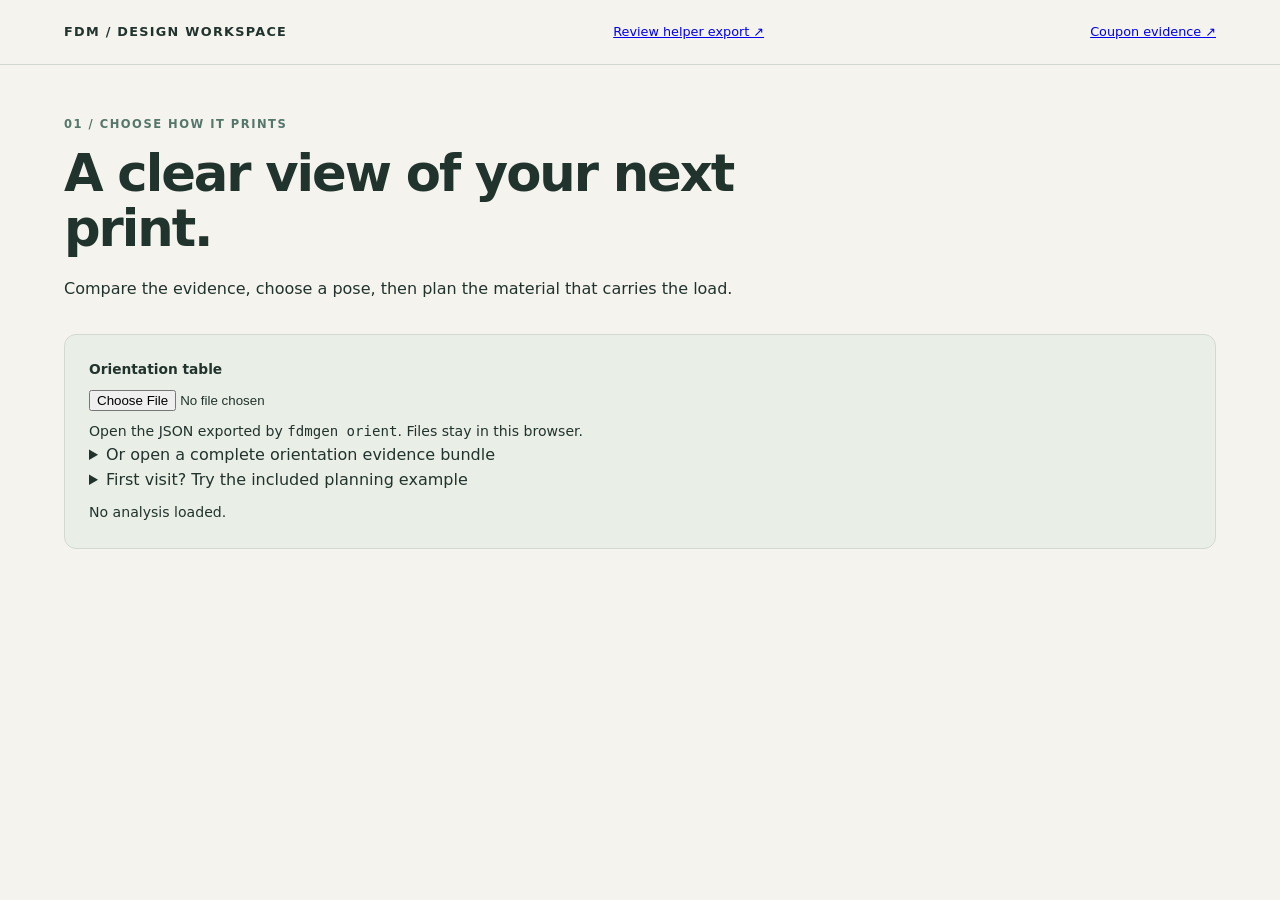
<file: ui/index.html>
<!doctype html>
<html lang="en"><meta charset="utf-8"><meta name="viewport" content="width=device-width,initial-scale=1">
<title>FDM · Orientation workspace</title><link rel="stylesheet" href="style.css">
<header><span class="brand">FDM / DESIGN WORKSPACE</span><a href="massing-review.html" target="_blank" rel="noopener">Review helper export ↗</a><a href="coupons.html" target="_blank" rel="noopener">Coupon evidence ↗</a></header>
<main><section class="intro"><p class="eyebrow">01 / CHOOSE HOW IT PRINTS</p><h1>A clear view of your next print.</h1><p>Compare the evidence, choose a pose, then plan the material that carries the load.</p></section>
<section class="upload"><label>Orientation table <input id="table-file" type="file" accept=".json,application/json"></label><p>Open the JSON exported by <code>fdmgen orient</code>. Files stay in this browser.</p><details id="orientation-bundle-options"><summary>Or open a complete orientation evidence bundle</summary><label>Manifest, enriched table and all receipts <input id="orientation-bundle-files" type="file" accept=".json,application/json" multiple></label><p>Select all JSON files from one <code>fdmgen orient-evidence</code> output folder together. This opens its enriched table after checking the file hashes and receipt bindings. Each selection replaces the previous file selection.</p><p class="hint">An enriched table has different bytes from its source table. Existing drafts still require their original exact table; this import does not migrate drafts or qualify a pose. To rerun <code>orient-evidence</code>, use the original root table; an enriched download already contains these receipts.</p><p id="orientation-bundle-status" role="status">No orientation bundle loaded.</p></details><details id="example-help"><summary>First visit? Try the included planning example</summary><p>Select these existing files from your repository checkout; you do not need to download or resave them:</p><ol><li>Open <code style="overflow-wrap:anywhere">tests/fixtures/orient/spool-rack-g2-ef.with-keep-outs.orientation-table.json</code> in the orientation-table picker above. <a href="../tests/fixtures/orient/spool-rack-g2-ef.with-keep-outs.orientation-table.json" target="_blank" rel="noopener">View table JSON ↗</a></li><li>Use <strong>Reopen a saved planning draft</strong> in the planning section to select <code style="overflow-wrap:anywhere">ui/fixtures/seed-draft.json</code>. <a href="fixtures/seed-draft.json" target="_blank" rel="noopener">View draft JSON ↗</a></li></ol><p>You can review poses and six helper boxes without a mesh. The 3D preview needs the matching <code>body-mounted.stl</code> from the part source checkout. The example is a stress-seeded proposal with provisional evidence, not an optimum or a qualified print.</p><h3>Optional: see the interface and keep-out models</h3><p>For the original table above, matching files are in <code style="overflow-wrap:anywhere">tests/fixtures/orient/</code>: <a href="../tests/fixtures/orient/spool-rack-g2-ef.with-keep-outs.interface-render.json" target="_blank" rel="noopener">View interface-model JSON ↗</a> and <a href="../tests/fixtures/orient/spool-rack-g2-ef.with-keep-outs.keepout-render.json" target="_blank" rel="noopener">View keep-out JSON ↗</a>. These links inspect the files; they do not import them.</p><p>Select the files in <strong>Optional: locate interface models</strong> and <strong>Optional: preview part keep-outs</strong> beside the preview. Enable only the models you want to inspect. A matching STL is required to draw them. The overlays are model geometry, not clearance results. These sidecars belong to the original example table, not the enriched table in the separate example below.</p><h3>Or compare two sliced poses</h3><p>In <strong>Or open a complete orientation evidence bundle</strong>, select all six JSON files together from <code style="overflow-wrap:anywhere">ui/fixtures/orient-evidence-roads/</code>. Choose <strong>Review facet-01</strong>, then <strong>Locate recorded strand</strong> beside its external bridge failure. Load the matching STL to see the road on the part.</p><p>This separate example opens an enriched table. Start a new plan from it; the six-helper draft above still requires its original table and cannot be reopened against this one. Both poses have recorded bridge failures; locations explain the supplied slices, not a fix or print qualification.</p><p><a href="WORKFLOW.md#try-the-included-example">Example steps and the complete workflow</a></p></details><p id="status" role="status">No analysis loaded.</p></section>
<section id="review-transfer" class="summary" hidden><h2>Revise a reviewed draft</h2><p id="review-transfer-status" role="status"></p><button id="cancel-review-transfer" class="secondary" type="button">Cancel draft handoff</button></section><div id="workspace" hidden><section class="summary"><h2 id="part-name"></h2><p id="evidence"></p></section><section id="orientation-bundle-summary" class="summary" hidden><h2>Verified orientation bundle files</h2><p id="orientation-bundle-count"></p><p id="orientation-bundle-scope"></p><div id="orientation-bundle-poses"></div><details><summary>Manifest and input identities</summary><pre id="orientation-bundle-manifest"></pre></details></section>
<div class="workbench"><section class="preview"><canvas id="part-view" tabindex="0" aria-label="Part pose preview; arrow keys orbit the camera"></canvas><div id="camera-controls" class="view-buttons" role="group" aria-label="Preview camera controls"><button id="view-iso" type="button">Angled view</button><button id="view-top" type="button" title="View from print +Z">Top view</button><button id="view-x" type="button" title="View from print +X toward the part">Print +X side</button><button id="view-y" type="button" title="View from print +Y toward the part">Print +Y side</button><button id="zoom-in" type="button" aria-label="Zoom in">+</button><button id="zoom-out" type="button" aria-label="Zoom out">−</button><button id="save-preview" type="button" class="secondary" disabled>Save preview image</button></div><p id="preview-save-status" role="status" hidden></p><div><h2>See the print pose</h2><details id="mesh-options" open><summary>Part mesh and viewing help</summary><label>Matching part mesh <input id="mesh-file" type="file" accept=".stl"></label><p id="mesh-status" role="status">Load the STL named in the analysis. Its fingerprint must match.</p></details><details id="pose-road-options"><summary>Bridge locations for this pose</summary><p id="pose-road-status" role="status">Open an orientation evidence bundle to locate recorded bridges.</p><div id="pose-road-buttons" class="view-buttons" style="flex-wrap:wrap"></div><button id="pose-road-hide" type="button" class="secondary" hidden>Hide bridge road</button><p id="pose-road-selected" class="hint"></p><details id="pose-road-provenance" hidden><summary>Bridge location source</summary><pre id="pose-road-source"></pre></details></details><details id="interface-options"><summary>Optional: locate interface models</summary><p>Load the interface-render JSON paired with this exact table. Blue dash-dot cylinders show the exporter’s base interface models, not a clearance result. Base models do not include helper extra clearance; use the optional requested-clearance preview below to show it separately. A matching STL and a selected pose are required to draw.</p><label>Interface geometry JSON <input id="interface-file" type="file" accept=".json,application/json"></label><p id="interface-status" role="status">No interface geometry loaded.</p><div id="interface-items"></div><label><input id="preview-helper-clearance" type="checkbox"> Preview active helper’s requested clearance</label><p id="helper-clearance-status" class="hint" role="status">Optional purple dotted envelope: base radius plus the active helper’s requested gap. This does not run KEEP-CLEAR.</p><details id="interface-provenance" hidden><summary>Model scope and source geometry</summary><pre id="interface-source"></pre></details></details><div id="interface-visibility" hidden><p id="interface-visible-names" role="status"></p><button id="hide-interfaces" type="button" class="secondary">Hide interface models</button></div><details id="keepout-options"><summary>Optional: preview part keep-outs</summary><label>Keep-out geometry JSON <input id="keepout-file" type="file" accept=".json,application/json"></label><p>Generate with <code>fdmgen keepout-render TABLE.json --problem problem.yaml --out keepouts.json</code> on the geometry worker using this exact table. The matching part checkout is required.</p><p id="keepout-status" role="status">No keep-out geometry loaded.</p><p class="hint">Magenta dashed lines show selected constraints through the part. Bounds are clipped for display; sampled sweeps omit the envelope between samples. These drawings do not establish clearance. Matching STL and a selected pose are required to draw them.</p><div id="keepout-items"></div><details id="keepout-provenance" hidden><summary>Clipping, frame and sampling provenance</summary><pre id="keepout-source"></pre></details></details><label>Helper to edit <select id="preview-helper" disabled><option value="">Choose a helper</option></select></label><label><input id="all-helper-labels" type="checkbox"> Show all helper labels</label><p id="active-helper-status" class="hint" role="status">Focus a helper field to highlight its box.</p><p id="placement-status" role="status"></p><button id="cancel-placement" type="button" class="secondary" hidden>Cancel placement</button><button id="focus-helper" type="button" class="secondary" disabled>Focus helper</button><button id="view-whole" type="button" class="secondary">Show whole part</button><button id="return-helper" type="button" class="secondary" hidden>Return to helper controls</button><details class="preview-help"><summary>What this preview shows</summary><p class="hint">Orange dashed boxes are unclipped planning regions, not credited material. Focus helper centres the camera on the selected box; Show whole part and the preset views restore the part view. Camera framing does not change the draft. The ground rectangle uses the table’s declared bed dimensions at print Z=0, with origin at a bed corner; without dimensions it is only a reference plane. A dashed inset shows the declared BED-001 margin when available. Exclusion zones are not drawn; use the recorded BED-001 result for fit.</p><p class="hint">Side-view buttons look from the positive print axis toward the part, with print Z upward. They change only the camera. The Design axes indicator follows the pose and camera; these are the axes used by helper centre controls. A circled dot points toward you; a circled cross points away. Drag or use arrow keys in the viewer to orbit. Shading shows geometry, not stress or support requirements.</p></details></div><div id="keepout-visibility" hidden><p id="keepout-visible-names" class="hint" role="status"></p><button id="hide-keepouts" type="button" class="secondary">Hide keep-outs</button></div></section><div class="editor"><div class="layout"><section class="candidates"><h2>Compare poses</h2><label><input id="feasible-only" type="checkbox"> Show feasible poses only</label><label><input id="sliced-only" type="checkbox"> Show poses with a slice only</label><label>Order poses by <select id="pose-sort"><option value="analysis">Analysis order</option><option value="F_L_max">Layer failure index · lowest first</option><option value="t_support_segments">Measured support segments · fewest first</option><option value="contact_mm2">Bed contact area · largest first</option><option value="height_mm">Print height · lowest first</option></select></label><p class="hint">Ordering uses one metric at a time; unchecked values come last. It does not choose or qualify a pose.</p><p id="feasible-scope" class="hint"></p><p id="pose-count" class="hint" role="status"></p><button id="review-selected" type="button" class="secondary" disabled>Review selected pose</button><button id="reveal-pose" type="button" class="secondary" hidden>Show selected pose</button><div class="table-wrap pose-table" tabindex="0" role="region" aria-label="Pose comparison table; scroll to compare all rows and columns"><table><thead><tr><th>Pose</th><th>Layer failure</th><th>Overhang mm²</th><th>Contact mm²</th><th>Slice support</th><th>Thin shell · T</th><th>Height mm</th><th>Bed fit · BED-001</th><th>Feasibility / checks</th><th>Bridge strands · T</th></tr></thead><tbody id="rows"></tbody></table></div><p class="hint">Lower failure index and overhang area can help compare poses. They do not establish print qualification. Bridge values are independent longest strand runs for slicer-labelled external and internal roads. Select a pose for limits, coverage, ceiling metrics and method context; compare matching slice kinds and settings before interpreting differences.</p></section>
<section class="detail"><p class="eyebrow">SELECTED POSE</p><h2 id="pose-name" tabindex="-1">Choose a candidate</h2><p id="direction"></p><div class="pose-actions"><button id="plan-pose" type="button" disabled>Plan this pose</button><a href="#failed-check-title">Review recorded checks</a></div><section aria-labelledby="reference-title"><h3 id="reference-title">Compare with a reference pose</h3><button id="pin-reference" type="button" class="secondary" disabled>Use selected pose as reference</button> <button id="clear-reference" type="button" class="secondary" disabled>Clear reference</button><p id="reference-status" role="status">Select a pose to keep as a comparison reference.</p><details id="reference-comparison" hidden><summary>Side-by-side measurements</summary><p class="hint">Recorded values from this table. Expand Context to compare method and slicer settings before drawing conclusions. These values do not rank poses or check your edited helper plan.</p><div class="table-wrap" tabindex="0" role="region" aria-label="Reference and selected pose measurements"><table><thead><tr><th scope="col">Measurement</th><th id="reference-name" scope="col">Reference</th><th id="comparison-name" scope="col">Selected</th></tr></thead><tbody id="comparison-rows"></tbody></table></div></details></section><p id="strength-range" class="strength-range"></p><ul id="reasons"></ul><section aria-labelledby="failed-check-title"><h3 id="failed-check-title">Recorded checks needing review</h3><p id="failed-check-count" role="status"></p><ul id="failed-checks"></ul></section><section class="toolpath-evidence" aria-labelledby="toolpath-title"><h3 id="toolpath-title">What the slicer generated</h3><dl id="toolpath-metrics"></dl><p id="toolpath-settings"></p><p id="credited-scope" class="hint"></p><p class="hint">These measurements describe the supplied slice. They do not verify the print or a changed helper plan.</p></section><section aria-labelledby="pose-bridge-title"><h3 id="pose-bridge-title">Unsupported bridge runs</h3><div id="pose-bridges"></div><details class="owner-decisions"><summary>Owner decisions: ASA process, shrink, bracket infill and coupon prints</summary><p>These recorded questions affect the bracket / ASA workflow. Confirm answers in <a href="https://github.com/thereprocase/fdm-design-toy/issues/17#issuecomment-6049963530" target="_blank" rel="noopener">the owner-decision discussion (#17) ↗</a>; this local page does not track new replies.</p><ul><li><strong>Production process:</strong> identify the Orca process profile used for production ASA so process checks can be bound to it.</li><li><strong>App shrink scaling:</strong> provide an app-made slice and its 3MF to check whether filament shrink changes XY toolpaths. CLI slices have not established this.</li><li><strong>Bracket infill:</strong> decide whether to retain 0% sparse infill or design out the strand-model bridge failure. Sparse infill remains structurally uncredited either way; the ceiling model does not override the recorded FAIL.</li><li><strong>Physical coupons:</strong> decide on printing the channel and overhang/bridge ladders, and a possible bracket cut-out that reproduces its lengthwise bridge roads.</li></ul><p class="hint">An answer chooses the next investigation; it does not qualify a print. Existing receipts remain evidence for their recorded inputs. Changed geometry or settings need new slices and checks.</p></details><p class="hint">Recorded toolpath screen over the rasterised layer below. Limits are provisional; passing does not establish absence of sag or printed strength. These results do not check edits to your helper plan.</p></section><section aria-labelledby="pose-shell-title"><h3 id="pose-shell-title">Shell thickness in this pose</h3><p id="pose-shell-summary"></p><p id="pose-shell-fidelity"></p><p id="pose-shell-coverage" class="hint"></p><p class="hint">Recorded sampled toolpath evidence only. Compare methods and slicer settings before comparing fractions; equal fractions do not prove identical shells. A changed helper plan needs new checks.</p><details id="pose-shell-details" hidden><summary>Recorded shell column and provenance</summary><pre id="pose-shell-receipt" style="white-space:pre-wrap;overflow-wrap:anywhere"></pre></details></section><dl id="metrics"></dl><label>Why choose this pose?<textarea id="rationale" rows="3" placeholder="Tradeoffs, intended loading, surfaces to protect…"></textarea></label><details id="pose-notes"><summary id="pose-notes-title">Your pose notes (0)</summary><p>Planning intent, not measured evidence. Edit a note to select that pose for planning. A work snapshot keeps all pose notes; an exported planning draft includes only the selected pose’s rationale.</p><div id="pose-notes-list"></div></details></section></div>
<section class="massing"><section id="review-edit-context" class="warning" hidden aria-labelledby="review-edit-context-title"><h3 id="review-edit-context-title">Previous review note</h3><p id="review-edit-context-summary"></p><p>This is a copied result for the previously exported draft, not a check of your current edits. Save and export the revised draft, then rerun the relevant checks. This note is not saved in the draft.</p><details><summary>Previous check and report fingerprint</summary><pre id="review-edit-context-source"></pre></details><button id="dismiss-review-context" type="button" class="secondary">Dismiss previous review note</button></section><p id="planning-pose" role="status">No pose selected for this draft.</p><p id="planning-pose-checks" class="hint"></p><button id="review-poses" type="button" class="secondary">Review orientation choices</button><label class="draft-open">Reopen a saved planning draft <input id="draft-file" type="file" accept=".json,application/json"></label><p id="draft-status" role="status"></p><section id="proposal-evidence" class="toolpath-evidence" hidden aria-label="Original machine proposal"></section><p class="eyebrow">02 / PLAN THE MATERIAL</p><h2>Fixed body. Deliberate reinforcement.</h2><p>The structural plan uses a body shell and 100% helper regions. Sparse infill receives no structural credit.</p><div class="form-grid"><label>Perimeter walls <input id="walls" type="number" min="1" max="20" step="1" value="4"></label><label>Top / bottom skin, mm <input id="skin" type="number" min="0.1" max="20" step="0.1" value="1.6"></label></div><details id="modifier-reference"><summary>Reference modifier evidence — not verified for this draft</summary><section id="modifier-evidence" aria-label="Modifier capability evidence"></section></details><label><input id="shell-only" type="checkbox"> Shell only — no helper regions in this draft</label><div id="helper-panel"><label>Jump to helper <select id="planning-helper" disabled><option value="">Choose a helper</option></select></label><div class="helper-fold-controls"><button id="collapse-other-helpers" type="button" class="secondary" disabled>Show only selected helper</button><button id="expand-helpers" type="button" class="secondary">Expand all helpers</button></div><div id="helper-regions"></div><ul id="region-warnings" class="warning" aria-live="polite"></ul><button id="add-helper" type="button">Add helper region</button> <button id="undo-remove" type="button" class="secondary" disabled>Undo remove</button><p id="remove-status" role="status"></p></div><p class="hint">Changing this plan does not recompute the strength or printability results above.</p><p class="hint">This records design intent. It does not create modifier meshes. Bonding, printability and strength still need geometry, slicer and analysis checks.</p><p id="draft-edit-state" role="status">No draft downloaded in this session.</p><details id="work-snapshot"><summary>Save unfinished work</summary><p>Download a work snapshot even when required notes or dimensions are incomplete. Reopen the exact orientation table first, then this snapshot. This is browser planning state, not a draft for the exporter or evidence of checks.</p><button id="save-work" type="button" class="secondary">Download work snapshot</button><button id="download-work-table" type="button" class="secondary" disabled>Download matching source table</button><label>Reopen work snapshot <input id="work-file" type="file" accept=".json,application/json"></label><p id="work-status" role="status"></p><p class="hint">Includes the selected pose, comparison notes for other poses, shell inputs, helpers and original proposal metadata. Does not include the mesh, receipts, camera or undo history. Use Download matching source table above and keep both files together. Nothing is saved automatically.</p></details><button id="export" disabled>Export planning draft</button><p id="export-status" role="status"></p><details id="handoff"><summary>Next: create and review the Orca project</summary><p id="handoff-snapshot" role="status"></p><p id="handoff-readiness">Save a draft to check whether its helper boxes are defined.</p><div id="handoff-missing-boxes" class="view-buttons" style="flex-wrap:wrap"></div><ol><li>Keep the saved draft and the exact orientation table together on your compute worker. The matching body mesh must be available in the adjacent part source checkout, or set <code>SPOOL_RACK_ROOT</code> to that checkout.</li><li>Run this command in the project's Python environment, using paths to your files. <code>PROFILE.3mf</code> is an Orca-written project with the intended printer and material settings; an archived slice-evidence ZIP containing <code>audit.3mf</code> also works.</li></ol><button id="download-table" type="button" class="secondary" disabled>Download exact source table</button><p id="table-download-status" role="status"></p><p class="hint">The command uses the suggested download names. If your browser renames a duplicate, use its actual name. Replace PROFILE.3mf with your template path.</p><pre id="handoff-command" tabindex="-1" aria-label="Massing command">fdmgen massing DRAFT.json --table TABLE.json --template PROFILE.3mf --out out/massing</pre><button id="select-handoff-command" type="button" class="secondary">Select massing command</button><p id="handoff-command-selection" role="status" class="hint"></p><h3>1. Check the exported geometry</h3><p>The exporter writes the project, a shell-only baseline and a report. Exit code 2 means a geometry check failed: inspect the report and revise the named helper. A written project alone does not mean its checks passed.</p><h3>2. Slice both projects</h3><ul><li>Helper project: <code id="handoff-project">out/massing/PART-POSE-massing.3mf</code></li><li>Shell-only baseline: <code id="handoff-baseline">out/massing/PART-POSE-massing-shell-only.3mf</code></li></ul><p>Use the same Orca build and printer, filament and process settings for both. Turn automatic arrangement and orientation off to preserve the exported pose. Save the corresponding toolpaths as <code>project.gcode</code> and <code>shell-only.gcode</code>, or substitute their actual paths below.</p><h3>3. Build the evidence bundle</h3><pre id="evidence-command" tabindex="-1" aria-label="Evidence command">fdmgen evidence out/massing/PART-POSE-massing.json project.gcode shell-only.gcode --table TABLE.json --pose POSE_ID --out out/evidence</pre><button id="select-evidence-command" type="button" class="secondary">Select evidence command</button><p id="evidence-command-selection" role="status" class="hint"></p><p id="handoff-placeholders" class="hint">Replace PART-POSE and POSE_ID with the exact exporter names and selected pose identifier. Save a draft to fill recognised identifiers here.</p><p>This runs helper slice evidence, shell-check 0.3 and pose-bound bridge checks on the helper and shell-only slices. The evidence worker also needs the matching part source checkout (or <code>SPOOL_RACK_ROOT</code> for the bracket adapter), because shell and bridge checks load the body mesh. Exit code 2 records one or more FAIL results; inspect them. Exit code 1 means an error and no completed manifest. A zero exit code remains toolpath evidence, not physical qualification.</p><details id="evidence-error-help"><summary>If the evidence command exits 1</summary><p>Read the terminal line naming the failed check and slice, such as <code>bridge-check on the project slice failed</code>, together with the error immediately before it.</p><ul><li>Missing body mesh: check the part source checkout or <code>SPOOL_RACK_ROOT</code> on the evidence worker.</li><li>Pose check refused the slice: verify that the G-code came from the exact exported 3MF with automatic arrangement and orientation off.</li><li>Source mismatch: use the exact orientation table bytes paired with the draft and report, and the corresponding project and shell-only G-codes.</li></ul><p>Correct the inputs and rerun the full evidence command. Partial receipt files alone are not a completed bundle. Exit 2 is different: a completed bundle contains FAIL results to review.</p></details><h3>4. Review the results</h3><p>In helper export review, load the saved draft and exporter report first. Then select <code>out/evidence/evidence-bundle.json</code> together with all five receipt JSON files in that folder. The review checks their fingerprints before displaying paired results.</p><p><a href="massing-review.html" target="_blank" rel="noopener">Open helper export review ↗</a> and load this saved draft plus the generated report.</p><p class="hint">Use a named detached job on the compute worker for geometry checks. Slice on the second workstation and inspect the toolpaths. The browser saves intent; it does not run the command. Edits need a new saved draft and export.</p></details></section></div></div></div></main>
<script src="interface-render.js"></script><script src="keepout-render.js"></script><script src="viewer.js"></script><script src="plan.js"></script><script src="orient-bundle.js"></script><script src="bridge-locations.js"></script><script src="preview-image.js"></script><script src="app.js"></script><script src="capabilities-data.js"></script><script src="capabilities.js"></script></html>
</file>
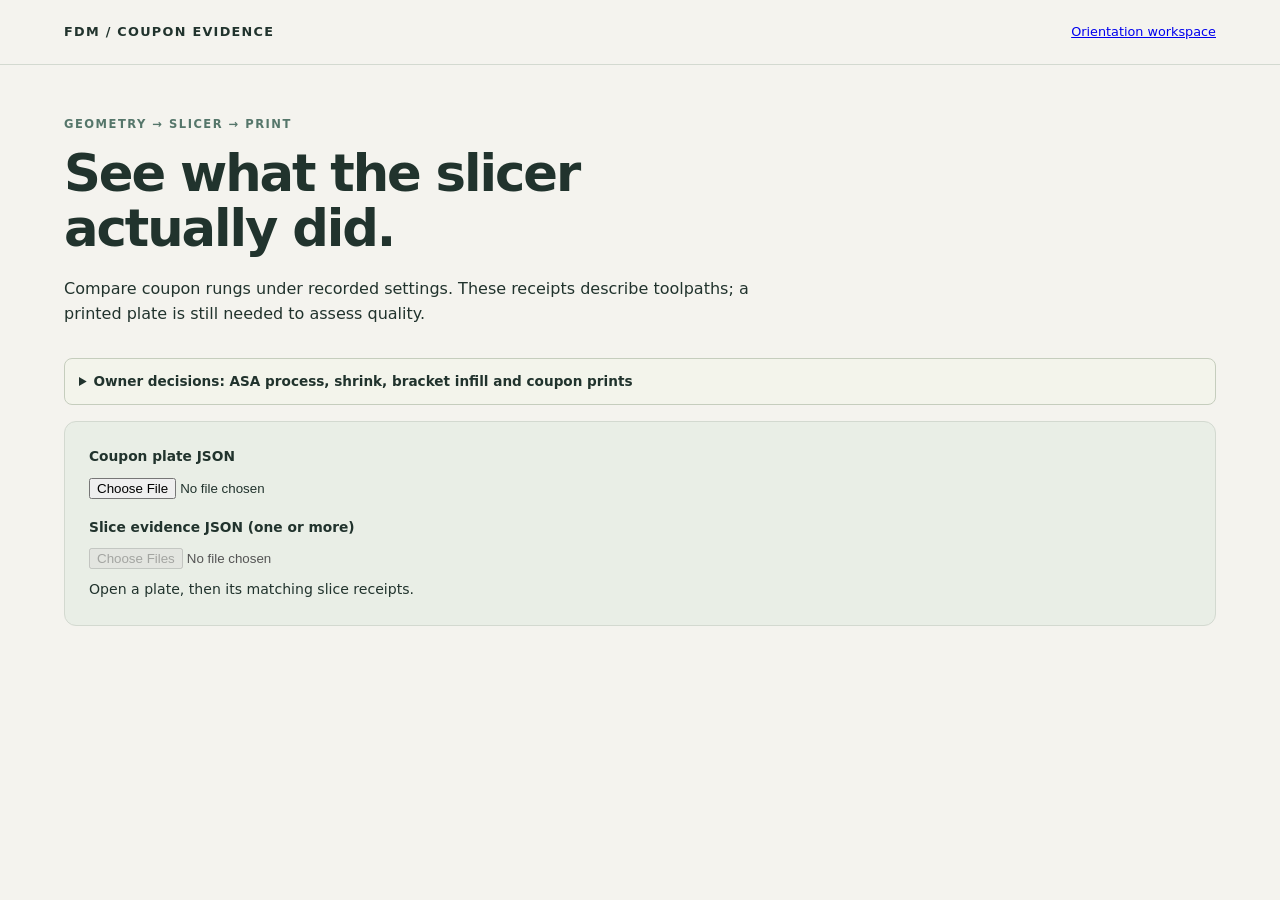
<file: ui/coupons.html>
<!doctype html><html lang="en"><meta charset="utf-8"><meta name="viewport" content="width=device-width,initial-scale=1"><title>FDM · Coupon evidence</title><link rel="stylesheet" href="style.css"><link rel="stylesheet" href="coupons.css">
<header><span class="brand">FDM / COUPON EVIDENCE</span><a href="index.html">Orientation workspace</a></header>
<main><section class="intro"><p class="eyebrow">GEOMETRY → SLICER → PRINT</p><h1>See what the slicer actually did.</h1><p>Compare coupon rungs under recorded settings. These receipts describe toolpaths; a printed plate is still needed to assess quality.</p></section>
<details class="owner-decisions"><summary>Owner decisions: ASA process, shrink, bracket infill and coupon prints</summary><p>These recorded questions affect the bracket / ASA workflow. Confirm answers in <a href="https://github.com/thereprocase/fdm-design-toy/issues/17#issuecomment-6049963530" target="_blank" rel="noopener">the owner-decision discussion (#17) ↗</a>; this local page does not track new replies.</p><ul><li><strong>Production process:</strong> identify the Orca process profile used for production ASA so process checks can be bound to it.</li><li><strong>App shrink scaling:</strong> provide an app-made slice and its 3MF to check whether filament shrink changes XY toolpaths. CLI slices have not established this.</li><li><strong>Bracket infill:</strong> decide whether to retain 0% sparse infill or design out the strand-model bridge failure. Sparse infill remains structurally uncredited either way; the ceiling model does not override the recorded FAIL.</li><li><strong>Physical coupons:</strong> decide on printing the channel and overhang/bridge ladders, and a possible bracket cut-out that reproduces its lengthwise bridge roads.</li></ul><p class="hint">An answer chooses the next investigation; it does not qualify a print. Existing receipts remain evidence for their recorded inputs. Changed geometry or settings need new slices and checks.</p></details><section class="upload"><label>Coupon plate JSON <input id="plate-file" type="file" accept=".json"></label><label>Slice evidence JSON (one or more) <input id="receipt-files" type="file" accept=".json" multiple disabled></label><p id="coupon-status" role="status">Open a plate, then its matching slice receipts.</p></section>
<div id="coupon-workspace" hidden><section class="summary"><label>Slice to inspect <select id="receipt-choice"></select></label><p id="receipt-note"></p><p id="evidence-scope"></p></section>
<div class="coupon-layout"><section class="detail"><h2>Rung footprints</h2><p class="hint">Print-frame XY, mm. Orange means support roads were recorded; grey means none recorded. This footprint map is not a bed-fit check.</p><svg id="rung-map" role="group" aria-label="Select a coupon rung"></svg><h2 id="rung-title">Select a rung</h2><dl id="rung-metrics"></dl></section><section class="detail"><h2>Settings for this result</h2><dl id="slicer-settings"></dl><details><summary>All settings and provenance</summary><pre id="receipt-provenance"></pre></details></section></div>
<section class="candidates"><h2>Compare slice outcomes</h2><div class="table-wrap"><table><thead id="comparison-head"></thead><tbody id="comparison-rows"></tbody></table></div><p class="hint">Zero support with support generation disabled does not establish that a rung can print unsupported. Bridge-road length is a toolpath measurement, not a sag measurement.</p></section></div></main>
<script src="coupon-evidence.js"></script><script src="coupons.js"></script></html>
</file>
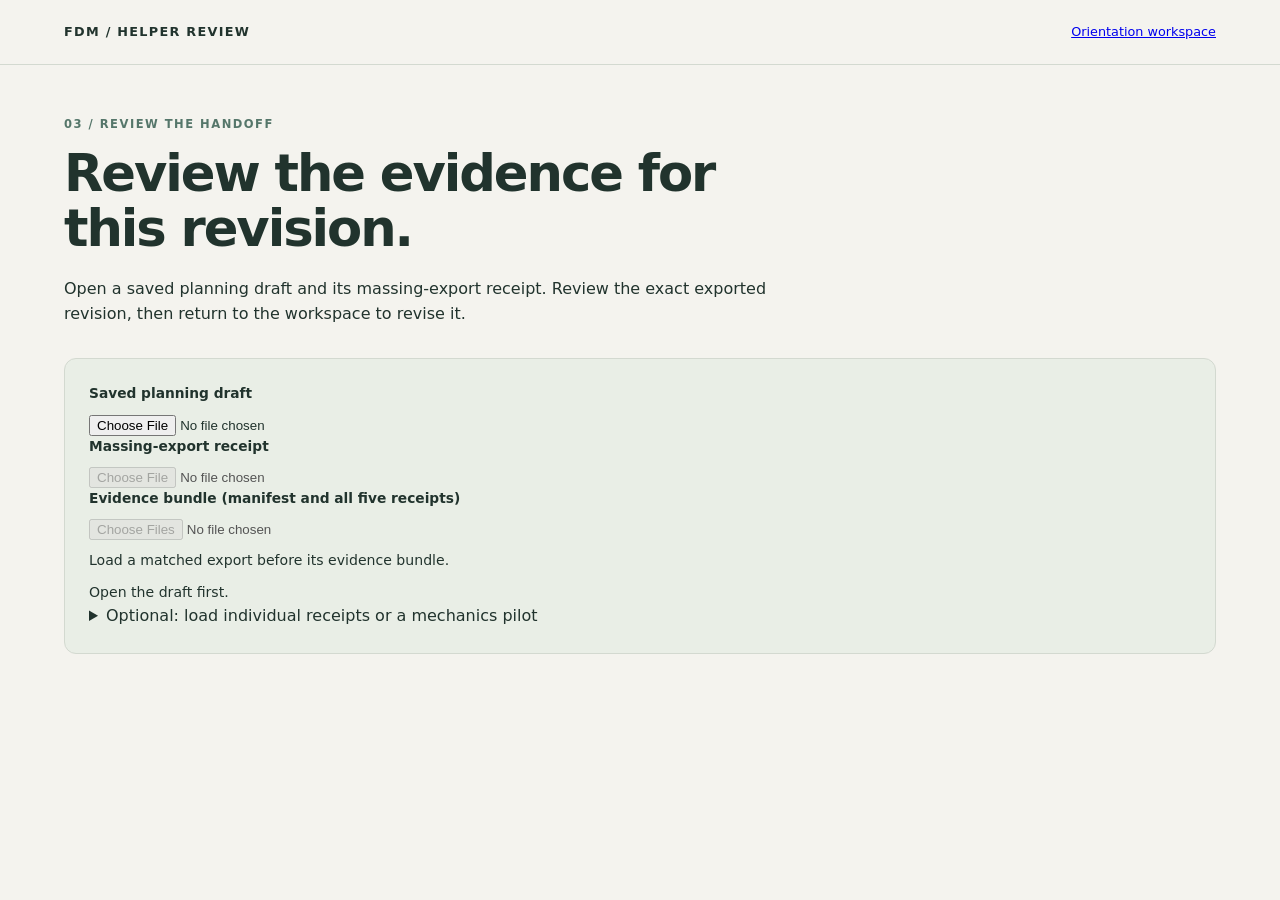
<file: ui/massing-review.html>
<!doctype html><html lang="en"><meta charset="utf-8"><meta name="viewport" content="width=device-width,initial-scale=1"><title>FDM · Review helper export</title><link rel="stylesheet" href="style.css"><style>pre{white-space:pre-wrap;overflow-wrap:anywhere;font-size:.8rem}.review-section{margin:20px 0;overflow-wrap:anywhere}#review-checks article{padding:16px 0;border-top:1px solid #d3d9d0}summary{cursor:pointer}header{flex-wrap:wrap}#review-nav{display:flex;flex-wrap:wrap;gap:8px;margin:20px 0}#review-nav button{white-space:normal;max-width:100%}</style>
<header><span class="brand">FDM / HELPER REVIEW</span><a href="index.html">Orientation workspace</a></header>
<main><section class="intro"><p class="eyebrow">03 / REVIEW THE HANDOFF</p><h1>Review the evidence for this revision.</h1><p>Open a saved planning draft and its massing-export receipt. Review the exact exported revision, then return to the workspace to revise it.</p></section>
<section class="upload"><label>Saved planning draft <input id="review-draft" type="file" accept=".json"></label><label>Massing-export receipt <input id="review-receipt" type="file" accept=".json" disabled></label><label>Evidence bundle (manifest and all five receipts) <input id="review-bundle" type="file" accept=".json" multiple disabled></label><p id="bundle-status" role="status">Load a matched export before its evidence bundle.</p><p id="review-status" role="status">Open the draft first.</p><details id="individual-receipts"><summary>Optional: load individual receipts or a mechanics pilot</summary><p class="hint">Use the bundle above for the full toolpath review. These controls support individual checks and the separate mechanics pilot. Load sliced-helper evidence before shell or mechanics receipts. Accepting individual slice or shell evidence clears the bundle summary; those results are reviewed separately.</p><label>Optional sliced-helper evidence <input id="review-slice" type="file" accept=".json" disabled></label><label>Optional mechanics pilot receipt <input id="review-mechanics" type="file" accept=".json" disabled></label><label>Optional project shell check <input id="review-shell" type="file" accept=".json" disabled></label><label>Optional shell-only baseline check <input id="review-shell-baseline" type="file" accept=".json" disabled></label><p id="shell-baseline-status" role="status">No baseline shell check loaded.</p><p id="shell-status" role="status">Load the project slice evidence before its shell check.</p><p id="mechanics-status" role="status">Load paired slice evidence before mechanics.</p><p id="slice-status" role="status">No slice evidence loaded.</p></details></section>
<div id="review-workspace" hidden><section class="summary review-section"><h2 id="review-title"></h2><button id="revise-draft" type="button">Revise this draft</button><details><summary>Current input fingerprints (SHA-256)</summary><p class="hint">Draft and export-report hashes are calculated from the files opened here. Other hashes are recorded by the exporter; this page has not read those files. Use these identities to find matching evidence; renaming files does not change their contents.</p><dl id="review-input-hashes"></dl></details><p id="review-context" class="warning"></p><p id="review-scope"></p><p class="hint">A sampled intersection check does not prove shell bonding, interface clearance or strength. These results describe this saved draft only; edits require another export and check.</p></section>
<nav id="review-nav" class="view-buttons" aria-label="Review sections"><button type="button" class="secondary" data-review-target="export-results" data-label="Export checks">Export checks</button><button type="button" class="secondary" data-review-target="review-preview" data-label="Saved geometry">Saved geometry</button><button type="button" class="secondary" data-review-target="helper-results" data-label="Helpers">Helpers</button><button type="button" class="secondary" data-review-target="slice-results" data-label="Slice evidence">Slice evidence</button><button type="button" class="secondary" data-review-target="bundle-results" data-label="Bundle / bridges">Bundle / bridges</button><button type="button" class="secondary" data-review-target="shell-comparison" data-label="Shell comparison">Shell comparison</button><button type="button" class="secondary" data-review-target="shell-results" data-label="Shell details">Shell details</button><button type="button" class="secondary" data-review-target="mechanics-results" data-label="Mechanics">Mechanics</button><button type="button" class="secondary" data-review-target="revise-results" data-label="Next steps">Next steps</button></nav><section id="export-results" class="detail review-section"><h2>What needs attention</h2><p id="review-count"></p><label>Show export checks <select id="check-filter"><option value="attention">Failed or not checked</option><option value="all">All checks</option><option value="FAIL">Failed checks</option><option value="NOT_CHECKED">Not checked</option><option value="PASS">Passed checks</option></select></label><p id="check-filter-status" role="status"></p><div id="review-checks"></div></section>
<section id="review-preview" class="detail review-section"><h2>Saved plan geometry</h2><p class="hint">Read-only body and helper boxes from this saved draft. Boxes are planning regions, not clipped modifiers or deposited material. This preview does not establish clearance, bonding or strength.</p><label>Matching body STL <input id="review-mesh" type="file" accept=".stl"></label><p id="review-mesh-status" role="status">Load the body STL whose fingerprint is recorded in this draft.</p><div id="review-preview-controls" hidden><div class="view-buttons"><button type="button" class="secondary" id="review-iso">Isometric</button><button type="button" class="secondary" id="review-top">Top</button><button type="button" class="secondary" id="review-zoom-in">Zoom in</button><button type="button" class="secondary" id="review-zoom-out">Zoom out</button></div><label><input type="checkbox" id="review-show-helpers" checked> Show saved helper boxes</label></div><details id="bridge-location-options"><summary>Locate a worst bridge road</summary><p class="hint">Load slice evidence and the matching shell check first, then its pose-bound bridge receipt. This optional receipt supplies a location; it does not replace any bundle measurements.</p><label>Slice <select id="bridge-location-kind"><option value="project">Helper project</option><option value="baseline">Shell-only baseline</option></select></label><label>Bridge receipt <input id="review-bridge" type="file" accept=".json"></label><p id="bridge-location-status" role="status">No road receipt loaded.</p><div id="bridge-location-buttons" class="view-buttons" style="flex-wrap:wrap"></div><button id="bridge-location-hide" type="button" class="secondary" hidden>Hide road</button><p id="bridge-location-selected" class="hint"></p><details id="bridge-location-provenance" hidden><summary>Location source receipt</summary><pre id="bridge-location-source"></pre></details></details><canvas id="review-canvas" tabindex="0" aria-label="Read-only saved plan preview; drag or use arrow keys to orbit" style="width:100%;height:360px;touch-action:none"></canvas></section>
<section id="helper-results" class="detail review-section"><h2>Helpers in this export</h2><div id="review-helpers"></div><h3>Helper settings evidence</h3><pre id="review-setting-evidence"></pre><h3>Exported body settings</h3><p id="review-body-settings-scope">These are requests written to the 3MF, not measurements of the sliced roads. The wall-loop setting does not establish the local perimeter count at thin sections, holes or separate islands. A shell-thickness screen measures a different property; it does not verify that every region has the requested number of walls.</p><pre id="review-settings"></pre><p id="review-skin"></p></section>
<section id="bundle-results" class="detail review-section" hidden><h2>Verified receipt bundle</h2><p id="bundle-summary"></p><div id="bundle-withheld" hidden></div><div id="bundle-bridges"></div><details class="owner-decisions"><summary>Owner decisions: ASA process, shrink, bracket infill and coupon prints</summary><p>These recorded questions affect the bracket / ASA workflow. Confirm answers in <a href="https://github.com/thereprocase/fdm-design-toy/issues/17#issuecomment-6049963530" target="_blank" rel="noopener">the owner-decision discussion (#17) ↗</a>; this local page does not track new replies.</p><ul><li><strong>Production process:</strong> identify the Orca process profile used for production ASA so process checks can be bound to it.</li><li><strong>App shrink scaling:</strong> provide an app-made slice and its 3MF to check whether filament shrink changes XY toolpaths. CLI slices have not established this.</li><li><strong>Bracket infill:</strong> decide whether to retain 0% sparse infill or design out the strand-model bridge failure. Sparse infill remains structurally uncredited either way; the ceiling model does not override the recorded FAIL.</li><li><strong>Physical coupons:</strong> decide on printing the channel and overhang/bridge ladders, and a possible bracket cut-out that reproduces its lengthwise bridge roads.</li></ul><p class="hint">An answer chooses the next investigation; it does not qualify a print. Existing receipts remain evidence for their recorded inputs. Changed geometry or settings need new slices and checks.</p></details><p class="hint">Receipt fingerprints and recorded identities are checked here. The browser does not read the G-code or rerun the checks. A T-level PASS is not printed qualification. Bundle deltas are retained in the manifest; shell comparison below applies the review page’s own pairing checks.</p><details><summary>Complete bundle manifest</summary><pre id="bundle-provenance"></pre></details></section><section id="slice-results" class="detail review-section" hidden><h2>What changed in the slice</h2><p id="slice-baseline" class="warning"></p><p id="slice-thresholds"></p><details><summary>Project and baseline slicer settings</summary><pre id="slice-settings"></pre></details><p id="slice-scope"></p><div id="slice-helpers"></div><p id="slice-credit"></p><p id="slice-source-note" class="hint"></p><details><summary>Complete slice receipt and recorded provenance</summary><pre id="slice-provenance"></pre></details></section><section id="shell-comparison" class="detail review-section" hidden><h2>Shell screen: project versus baseline</h2><p id="shell-comparison-summary"></p><p id="shell-comparison-status" class="warning"></p><p class="hint">A difference is in sampled thin-area fractions, not a pointwise thickness difference or a physical-strength result. Equal fractions do not establish identical shells.</p><details><summary>Complete baseline shell receipt</summary><pre id="shell-baseline-provenance"></pre></details></section><section id="shell-results" class="detail review-section" hidden><h2>Sampled shell thickness</h2><p id="shell-pairing" class="warning"></p><p id="shell-summary"></p><p id="shell-message"></p><p id="shell-method"></p><div class="table-wrap"><table><thead><tr><th>Slope °</th><th>Samples</th><th>Thin %</th><th>Median mm</th><th>5th percentile mm</th><th>Required median mm</th></tr></thead><tbody id="shell-bands"></tbody></table></div><p id="shell-scope"></p><p class="hint">This is a sampled toolpath-raster screen. It does not establish unchanged thickness everywhere, bond continuity or physical strength. Similar aggregate fractions do not prove that two shells are identical.</p><details><summary>Complete shell receipt and provenance</summary><pre id="shell-provenance"></pre></details></section><section id="mechanics-results" class="detail review-section" hidden><h2>What the mechanics pilot establishes</h2><p id="mechanics-policy" class="warning"></p><p id="mechanics-comparison"></p><p id="mechanics-model"></p><p id="mechanics-resolution"></p><p id="mechanics-sampling"></p><details><summary>Complete sampling provenance for both inputs</summary><pre id="mechanics-sampling-provenance"></pre></details><p class="warning">One receipt does not establish a robust helper benefit. Compare sampling and density-threshold trials before choosing a design. <a href="../bench/README.md#threshold-robustness-of-the-connected-domain-comparison">Recorded threshold and sampling studies</a></p><div class="table-wrap"><table><thead><tr><th>Domain</th><th>Audit / solve</th><th>Compliance N·mm</th><th>Max movement mm</th></tr></thead><tbody id="mechanics-rows"></tbody></table></div><div id="mechanics-audits"></div><p id="mechanics-scope"></p><p class="hint">Recorded project and G-code hashes are paired here. The browser does not verify NPZ contents or rerun the solver. Occupancy sampling and grid refinement remain unresolved. These results do not establish printed strength, bond continuity or physical movement.</p><details><summary>Load conservation, fragments and complete mechanics receipt</summary><pre id="mechanics-provenance"></pre></details></section><section id="revise-results" class="detail review-section"><h2>Revise and check again</h2><ol><li>Return to the orientation workspace and load the exact table pinned by this draft (see Orientation table in Current input fingerprints). If the draft was made from an enriched table, reopen that enriched table, not its root table.</li><li>Reopen this planning draft. Find the named helper and revise its dimensions or position.</li><li>Save a new draft and run the massing exporter again. Load that draft and its new receipt here.</li></ol><details><summary>Generate the full evidence bundle</summary><p>After exporting the revised draft, slice its helper project and shell-only baseline with the same Orca build and printer, filament and process settings. Turn automatic arrangement and orientation off. On the compute worker, run:</p><pre>fdmgen evidence REPORT.json project.gcode shell-only.gcode --table TABLE.json --pose POSE_ID --out out/evidence</pre><p>Replace the placeholders with this export report, its two corresponding G-codes, the exact saved table and selected pose ID. The worker needs the matching part source checkout; for the bracket adapter, use an adjacent checkout or <code>SPOOL_RACK_ROOT</code>. See the <a href="WORKFLOW.md#export-slice-and-collect-evidence">export, slice and evidence workflow</a> for setup and the preceding massing command.</p><p>This runs helper-material, shell and pose-bound bridge checks. Load the new saved draft and export report here, then select <code>evidence-bundle.json</code> and all five receipt JSON files together in <strong>Evidence bundle</strong>.</p><p>Exit 2 means a completed bundle contains FAIL results to inspect. Exit 1 means no completed manifest: read the terminal line naming the failed check and slice, correct its inputs and rerun. Partial receipts are not a completed bundle. A completed bundle does not qualify the print.</p></details><details><summary>Optional: helper-material evidence only</summary><pre>fdmgen massing-evidence REPORT.json project.gcode --baseline shell-only.gcode</pre><p>Load the resulting <code>-slice-evidence.json</code> in <strong>Optional sliced-helper evidence</strong>. Exit 2 indicates a failed helper check. This compares helper-box material against the shell-only baseline; it does not run shell or bridge checks and is not a full evidence bundle.</p></details><p class="hint">The page checks draft pairing. It does not verify the 3MF bytes or run Orca. Slice the project and inspect the actual toolpaths before assigning structural credit.</p><details><summary>Recorded project provenance and complete receipt</summary><pre id="review-provenance"></pre></details></section></div></main>
<script src="plan.js"></script><script src="viewer.js"></script><script src="massing-review-model.js"></script><script src="evidence-bundle.js"></script><script src="bridge-locations.js"></script><script src="massing-review.js"></script></html>
</file>
<file: ui/style.css>
:root{font-family:system-ui,sans-serif;color:#21332d;background:#f4f3ee;line-height:1.55}*{box-sizing:border-box}body{margin:0}header{display:flex;justify-content:space-between;gap:20px;padding:22px 5%;border-bottom:1px solid #d3d9d0;font-size:.8rem}.brand{font-weight:800;letter-spacing:.1em}main{max-width:1320px;margin:auto;padding:40px 5% 70px}.intro{max-width:720px;margin-bottom:32px}h1{font-size:clamp(2rem,4vw,3.7rem);line-height:1.08;letter-spacing:-.04em;margin:12px 0 20px}h2{font-size:1.35rem;margin:10px 0 18px}.eyebrow{font-size:.72rem;font-weight:800;letter-spacing:.13em;color:#55766a}.upload,.summary,.candidates,.detail,.massing{padding:24px;border:1px solid #d3d9d0;border-radius:12px;background:#fffef9}.upload{background:#e9eee6}.upload p{margin:10px 0 0;font-size:.88rem}.summary{margin:24px 0}.layout{display:grid;grid-template-columns:minmax(0,1.7fr) minmax(270px,1fr);gap:20px}.table-wrap{overflow:auto;margin-top:18px}table{width:100%;border-collapse:collapse;font-size:.85rem}th,td{padding:12px 8px;text-align:left;border-bottom:1px solid #e0e4dc;vertical-align:top}th{font-size:.73rem;color:#52665a}button{font:inherit;cursor:pointer;border:1px solid #28644e;background:#28644e;color:white;border-radius:7px;padding:10px 16px}button:disabled{opacity:.45;cursor:default}td button{background:transparent;color:#245c47;border:0;padding:0;text-align:left;text-decoration:underline}tr.selected{background:#e9f2e6}label{display:block;font-size:.86rem;font-weight:600}input[type=file]{display:block;margin-top:10px;max-width:100%}textarea,input[type=number]{font:inherit;border:1px solid #9aa99c;border-radius:6px;padding:10px;background:white;color:#21332d}textarea{width:100%;margin:8px 0 16px;resize:vertical}input[type=number]{display:block;width:100%;margin-top:8px}input[type=checkbox]{accent-color:#28644e}.form-grid{display:grid;grid-template-columns:1fr 1fr;gap:20px;margin:20px 0}.hint{font-size:.82rem;color:#596a61}.massing{margin-top:24px;max-width:860px}dl{font-size:.85rem}dt{margin-top:12px;color:#596a61}dd{margin:0;font-weight:600}li{margin-bottom:8px}.warning{color:#974120}button:focus-visible,input:focus-visible,textarea:focus-visible{outline:3px solid #d79730;outline-offset:3px}[hidden]{display:none!important}@media(max-width:820px){.layout{grid-template-columns:1fr}header>span:last-child{display:none}main{padding-top:24px}.form-grid{grid-template-columns:1fr}.candidates,.detail,.massing{padding:18px}}
.layout{align-items:start}.detail dl{display:grid;grid-template-columns:1fr 1fr;gap:10px 16px}.detail dt{margin:0}.detail dd{margin:0}
.preview{display:grid;grid-template-columns:1fr 2fr;gap:24px;background:#fffef9;border:1px solid #d3d9d0;border-radius:12px;padding:24px;margin:24px 0}.preview canvas{width:100%;height:420px;border-radius:8px;touch-action:none}.view-buttons{display:flex;gap:8px;margin-top:16px}.view-buttons button{font-size:.8rem;padding:8px 10px}.preview p{font-size:.85rem}@media(max-width:820px){.preview{grid-template-columns:1fr;padding:18px}.preview canvas{height:320px}}
.layout>*{min-width:0}.preview>*{min-width:0}.detail dd{overflow-wrap:anywhere}
.helper-region{border:1px solid #c7d2c3;border-radius:8px;padding:18px;margin:20px 0}.helper-region legend{font-weight:700;padding:0 6px}.helper-region input[type=text]{display:block;width:100%;padding:10px;margin:8px 0 16px;font:inherit;border:1px solid #9aa99c;border-radius:6px}.secondary{background:transparent;color:#315540;border-color:#a0b29e}.draft-open{padding-bottom:12px;border-bottom:1px solid #d3d9d0}
.strength-range{font-size:.83rem;background:#edf2e9;padding:12px;border-radius:6px}.strength-range:empty{display:none}
.geometry-grid{display:grid;grid-template-columns:repeat(3,minmax(0,1fr));gap:12px}.spatial{padding:14px;background:#f3f0e5;border-radius:8px;margin:14px 0}.spatial p,.interface-refs p{font-size:.82rem}.interface-refs{display:flex;flex-wrap:wrap;gap:8px 16px;margin-bottom:14px}.interface-refs p{width:100%;margin-bottom:0}.interface-refs label{font-weight:400;font-size:.8rem}.helper-region>label{margin-top:14px}@media(max-width:500px){.geometry-grid{grid-template-columns:repeat(2,minmax(0,1fr))}}
/* Keep the working part beside the controls instead of above a long form. */
main{max-width:1640px}.workbench{display:grid;grid-template-columns:minmax(0,1.1fr) minmax(0,1fr);gap:24px;align-items:start}.editor{min-width:0}.workbench .preview{position:sticky;top:16px;display:flex;flex-direction:column;margin:0;max-height:calc(100vh - 32px);overflow:auto;padding:18px;gap:12px}.workbench .preview canvas{order:-1;height:clamp(220px,42vh,500px);flex-shrink:0}.workbench .preview h2{margin:0 0 12px}.workbench .preview .view-buttons{margin:12px 0;flex-wrap:wrap}.workbench .layout{grid-template-columns:minmax(0,1fr)}.workbench .massing{max-width:none}.preview summary{cursor:pointer;font-size:.83rem;font-weight:600}.preview details[open] summary{margin-bottom:10px}#return-helper{margin:8px 0}#placement-status:empty{display:none}.preview-help p{margin:6px 0}.editor .candidates,.editor .detail,.editor .massing{padding:20px}@media(max-width:900px){.workbench{grid-template-columns:minmax(0,1fr)}.workbench .preview{position:static;max-height:none}.workbench .preview canvas{height:280px}.editor .layout{grid-template-columns:minmax(0,1fr)}}
.toolpath-evidence{border-top:1px solid #d3d9d0;border-bottom:1px solid #d3d9d0;margin:18px 0;padding:14px 0}.toolpath-evidence h3{font-size:1rem;margin:0 0 12px}.toolpath-evidence p{font-size:.8rem;overflow-wrap:anywhere}.candidates>label{margin:6px 0}

#modifier-evidence { overflow-wrap: anywhere; margin: 1.5rem 0; padding: 1rem; border: 1px solid #b8c1be; border-radius: .5rem; }
#modifier-evidence details { margin: .65rem 0; }
#modifier-evidence summary { cursor: pointer; overflow-wrap: anywhere; }
#modifier-evidence pre { white-space: pre-wrap; overflow-wrap: anywhere; font-size: .8rem; }

#handoff { margin-top: 20px; overflow-wrap: anywhere; }
#handoff summary { cursor: pointer; font-weight: 600; }
#handoff pre { white-space: pre-wrap; overflow-wrap: anywhere; font-size: .82rem; background: #edf2e9; padding: 12px; }

#preview-helper { display: block; width: 100%; margin-top: 6px; padding: 8px; font: inherit; }
.helper-region.active-helper { outline: 2px solid #175caa; outline-offset: 2px; }
#proposal-evidence { overflow-wrap: anywhere; }
#proposal-evidence pre { white-space: pre-wrap; overflow-wrap: anywhere; font-size: .8rem; }
#proposal-evidence summary { cursor: pointer; }

/* Keep the selected-pose action reachable as evidence accumulates. */
.pose-table{max-height:min(52vh,460px);overscroll-behavior:contain}
.pose-table table{min-width:680px}
.pose-table th{position:sticky;top:0;z-index:1;background:#fffef9}
.pose-table:focus-visible{outline:3px solid #d79730;outline-offset:3px}
.pose-actions{display:flex;align-items:center;flex-wrap:wrap;gap:12px;margin:16px 0}
.pose-actions a{font-size:.85rem;color:#245c47}
.nudge-buttons{display:flex;flex-wrap:wrap;gap:8px;margin:8px 0}
.nudge-controls{margin:12px 0}.nudge-controls p{font-size:.85rem}
.helper-fold-controls{display:flex;flex-wrap:wrap;gap:8px;margin:12px 0}
.helper-editor>summary{cursor:pointer;margin-bottom:12px;color:#245c47}

.geometry-group + .geometry-group{margin-top:16px}.geometry-group h4{margin:0 0 10px;font-size:.9rem}

#draft-status,#work-status{overflow-wrap:anywhere}

.pose-table td:first-child{position:sticky;left:0;z-index:1;background:#fffef9;box-shadow:2px 0 0 #d3d9d0}
.pose-table tr.selected td:first-child{background:#e9f2e6}
.pose-table th:first-child{left:0;z-index:3;box-shadow:2px 0 0 #d3d9d0}
.pose-table th{z-index:2}

#keepout-options{margin:12px 0;overflow-wrap:anywhere}
#keepout-source{white-space:pre-wrap;overflow-wrap:anywhere;font-size:.8rem;max-height:320px;overflow:auto}

.workbench .preview canvas{order:-2}
#keepout-visibility{order:-1;border-left:3px dashed #9b2375;padding-left:10px;overflow-wrap:anywhere}
#keepout-visible-names{margin:0 0 6px}

#review-edit-context{padding:12px;overflow-wrap:anywhere}
#review-edit-context-source{white-space:pre-wrap;overflow-wrap:anywhere;font-size:.8rem;max-height:300px;overflow:auto}

#orientation-bundle-options,#orientation-bundle-summary{overflow-wrap:anywhere}
#orientation-bundle-summary article{border-top:1px solid #d3d9d0;padding:12px 0}
#orientation-bundle-summary pre{white-space:pre-wrap;overflow-wrap:anywhere;font-size:.8rem;max-height:360px;overflow:auto}

#bridge-location-buttons button[aria-pressed="true"],#pose-road-buttons button[aria-pressed="true"]{background:#28644e;color:white;border-color:#28644e}

.owner-decisions{margin:16px 0;padding:12px 14px;border:1px solid #c5cdbd;border-radius:8px;background:#f3f4eb;font-size:.85rem;overflow-wrap:anywhere}.owner-decisions>summary{cursor:pointer;font-weight:650}.owner-decisions li{margin:10px 0}.owner-decisions a{color:#245c47}

#interface-options,#interface-visibility{overflow-wrap:anywhere}
#interface-visibility{border-left:3px solid #176c9c;padding-left:10px}
#interface-source{white-space:pre-wrap;overflow-wrap:anywhere;font-size:.8rem;max-height:320px;overflow:auto}
#interface-items label{margin-top:12px}

#planning-helper{max-width:100%}

.workbench .preview > #camera-controls{order:-1;margin:0;flex-shrink:0}

.pose-table td[data-bridge-summary]{min-width:220px}
.pose-table td:first-child{white-space:nowrap}
</file>
<file: ui/coupons.css>
.coupon-layout{display:grid;grid-template-columns:minmax(0,1.2fr) minmax(0,1fr);gap:24px;margin-bottom:24px}.coupon-layout>*{min-width:0}.upload label+label{margin-top:18px}#rung-map{width:100%;height:340px;background:#eaf0e7;border-radius:8px}#rung-map [role=button]{cursor:pointer}#rung-map [role=button]:focus{outline:none}#rung-map [role=button]:focus rect{stroke:#222;stroke-width:1.5}.coupon-layout dl{display:grid;grid-template-columns:1fr 1fr;gap:8px 14px}.coupon-layout dt{margin:0}.coupon-layout dd{overflow-wrap:anywhere}pre{white-space:pre-wrap;overflow-wrap:anywhere;font-size:.75rem}select{font:inherit;padding:10px;max-width:100%;border:1px solid #9aa99c;border-radius:6px}#receipt-note{font-weight:700}.coupon-layout summary{cursor:pointer}.receipt-subtitle{font-size:.72rem;font-weight:400}@media(max-width:850px){.coupon-layout{grid-template-columns:minmax(0,1fr)}#rung-map{height:290px}}
</file>
